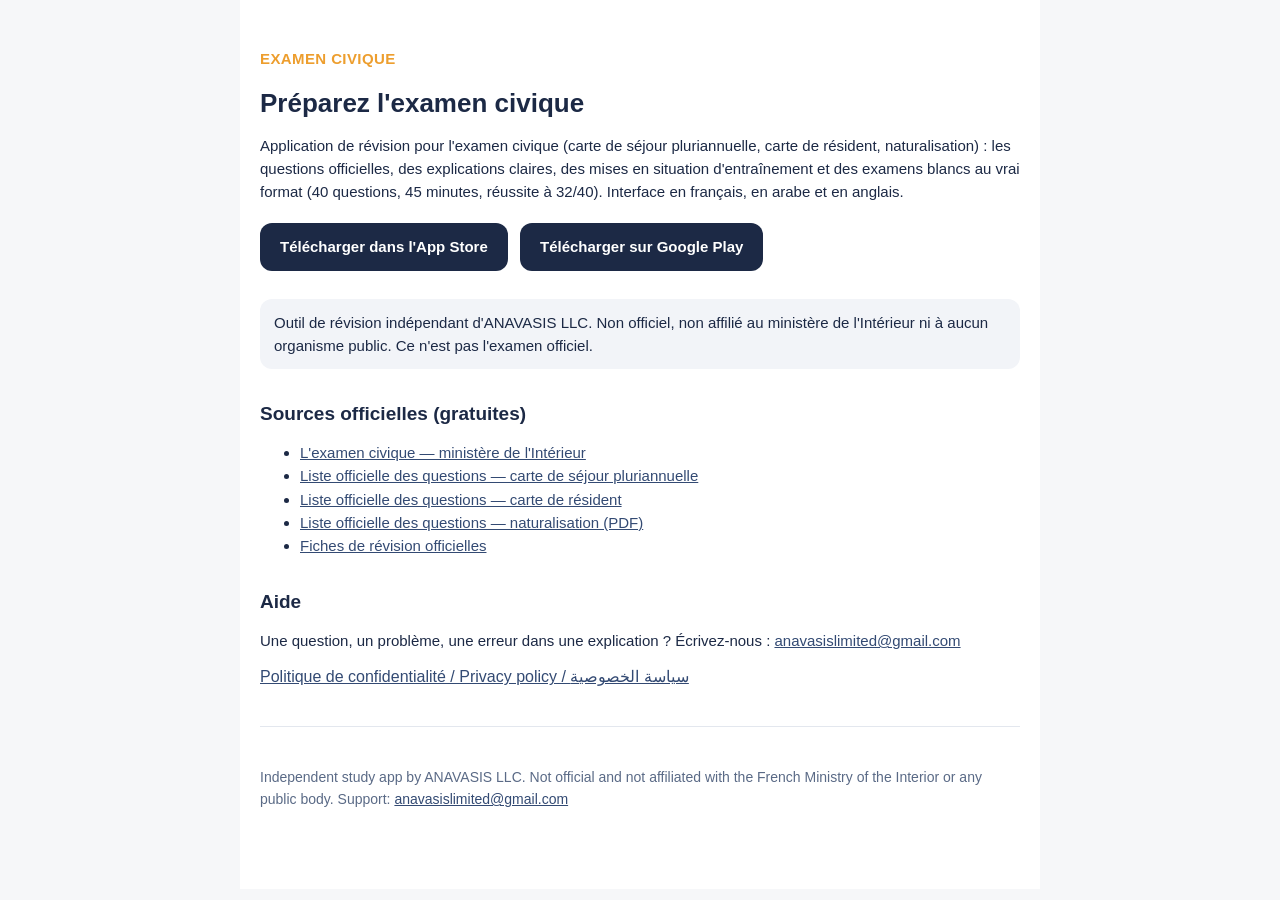
<file: index.html>
<!DOCTYPE html>
<html lang="fr">
<head>
<meta charset="utf-8">
<meta name="viewport" content="width=device-width, initial-scale=1">
<title>Examen civique — ANAVASIS LLC</title>
<link rel="stylesheet" href="style.css">
</head>
<body>
<main>
  <p class="brand">EXAMEN CIVIQUE</p>
  <h1>Préparez l'examen civique</h1>
  <p>Application de révision pour l'examen civique (carte de séjour pluriannuelle, carte de résident, naturalisation) : les questions officielles, des explications claires, des mises en situation d'entraînement et des examens blancs au vrai format (40 questions, 45 minutes, réussite à 32/40). Interface en français, en arabe et en anglais.</p>
  <p class="download"><a class="appstore" href="https://apps.apple.com/us/app/examen-civique-r%C3%A9vision/id6826996241">Télécharger dans l'App Store</a> <a class="googleplay" href="https://play.google.com/store/apps/details?id=com.anavasis.examencivique">Télécharger sur Google Play</a></p>
  <p class="note">Outil de révision indépendant d'ANAVASIS LLC. Non officiel, non affilié au ministère de l'Intérieur ni à aucun organisme public. Ce n'est pas l'examen officiel.</p>
  <h2>Sources officielles (gratuites)</h2>
  <ul>
    <li><a href="https://formation-civique.interieur.gouv.fr/examen-civique/">L'examen civique — ministère de l'Intérieur</a></li>
    <li><a href="https://formation-civique.interieur.gouv.fr/examen-civique/liste-officielle-des-questions-de-connaissance-csp/">Liste officielle des questions — carte de séjour pluriannuelle</a></li>
    <li><a href="https://formation-civique.interieur.gouv.fr/examen-civique/liste-officielle-des-questions-de-connaissance-cr/">Liste officielle des questions — carte de résident</a></li>
    <li><a href="https://www.immigration.interieur.gouv.fr/sites/dgef/files/medias/documents/2026-01/examen-civique-naturalisation-questions-de-connaissance-20251212.pdf">Liste officielle des questions — naturalisation (PDF)</a></li>
    <li><a href="https://formation-civique.interieur.gouv.fr/fiches-par-thematiques/">Fiches de révision officielles</a></li>
  </ul>
  <h2>Aide</h2>
  <p>Une question, un problème, une erreur dans une explication ? Écrivez-nous : <a href="mailto:anavasislimited@gmail.com">anavasislimited@gmail.com</a></p>
  <nav><a href="privacy.html">Politique de confidentialité / Privacy policy / سياسة الخصوصية</a></nav>
  <hr>
  <p class="muted">Independent study app by ANAVASIS LLC. Not official and not affiliated with the French Ministry of the Interior or any public body. Support: <a href="mailto:anavasislimited@gmail.com">anavasislimited@gmail.com</a></p>
</main>
</body>
</html>
</file>
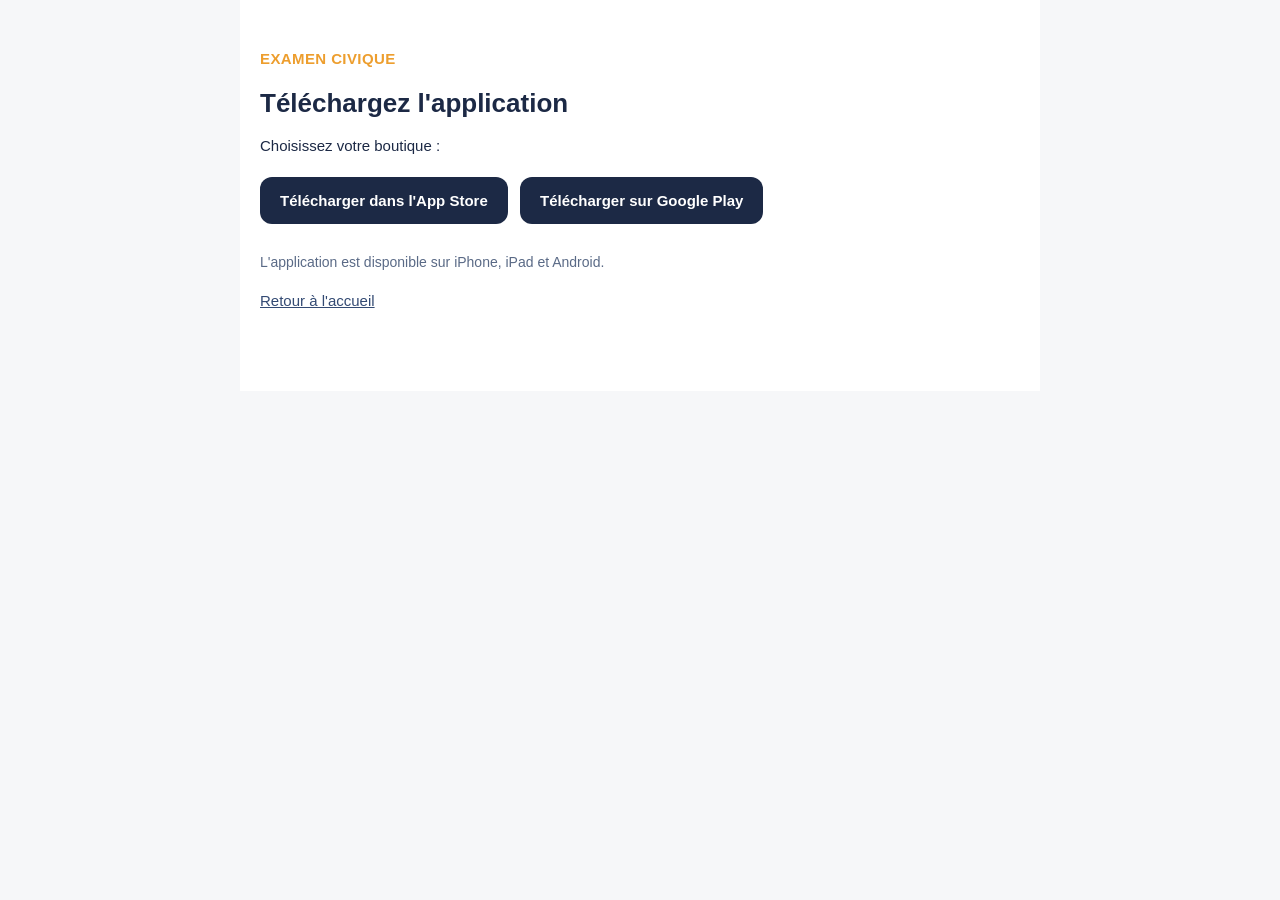
<file: app/index.html>
<!DOCTYPE html>
<html lang="fr">
<head>
<meta charset="utf-8">
<meta name="viewport" content="width=device-width, initial-scale=1">
<title>Examen civique — Télécharger</title>
<link rel="stylesheet" href="../style.css">
<script>
var ua = navigator.userAgent || "";
if (/Android/i.test(ua)) {
  window.location.replace("https://play.google.com/store/apps/details?id=com.anavasis.examencivique");
} else if (/iPhone|iPad|iPod/i.test(ua)) {
  window.location.replace("https://apps.apple.com/us/app/examen-civique-r%C3%A9vision/id6826996241");
}
</script>
</head>
<body>
<main>
  <p class="brand">EXAMEN CIVIQUE</p>
  <h1>Téléchargez l'application</h1>
  <p>Choisissez votre boutique :</p>
  <p class="download"><a class="appstore" href="https://apps.apple.com/us/app/examen-civique-r%C3%A9vision/id6826996241">Télécharger dans l'App Store</a> <a class="googleplay" href="https://play.google.com/store/apps/details?id=com.anavasis.examencivique">Télécharger sur Google Play</a></p>
  <p class="muted">L'application est disponible sur iPhone, iPad et Android.</p>
  <p><a href="../">Retour à l'accueil</a></p>
</main>
</body>
</html>
</file>
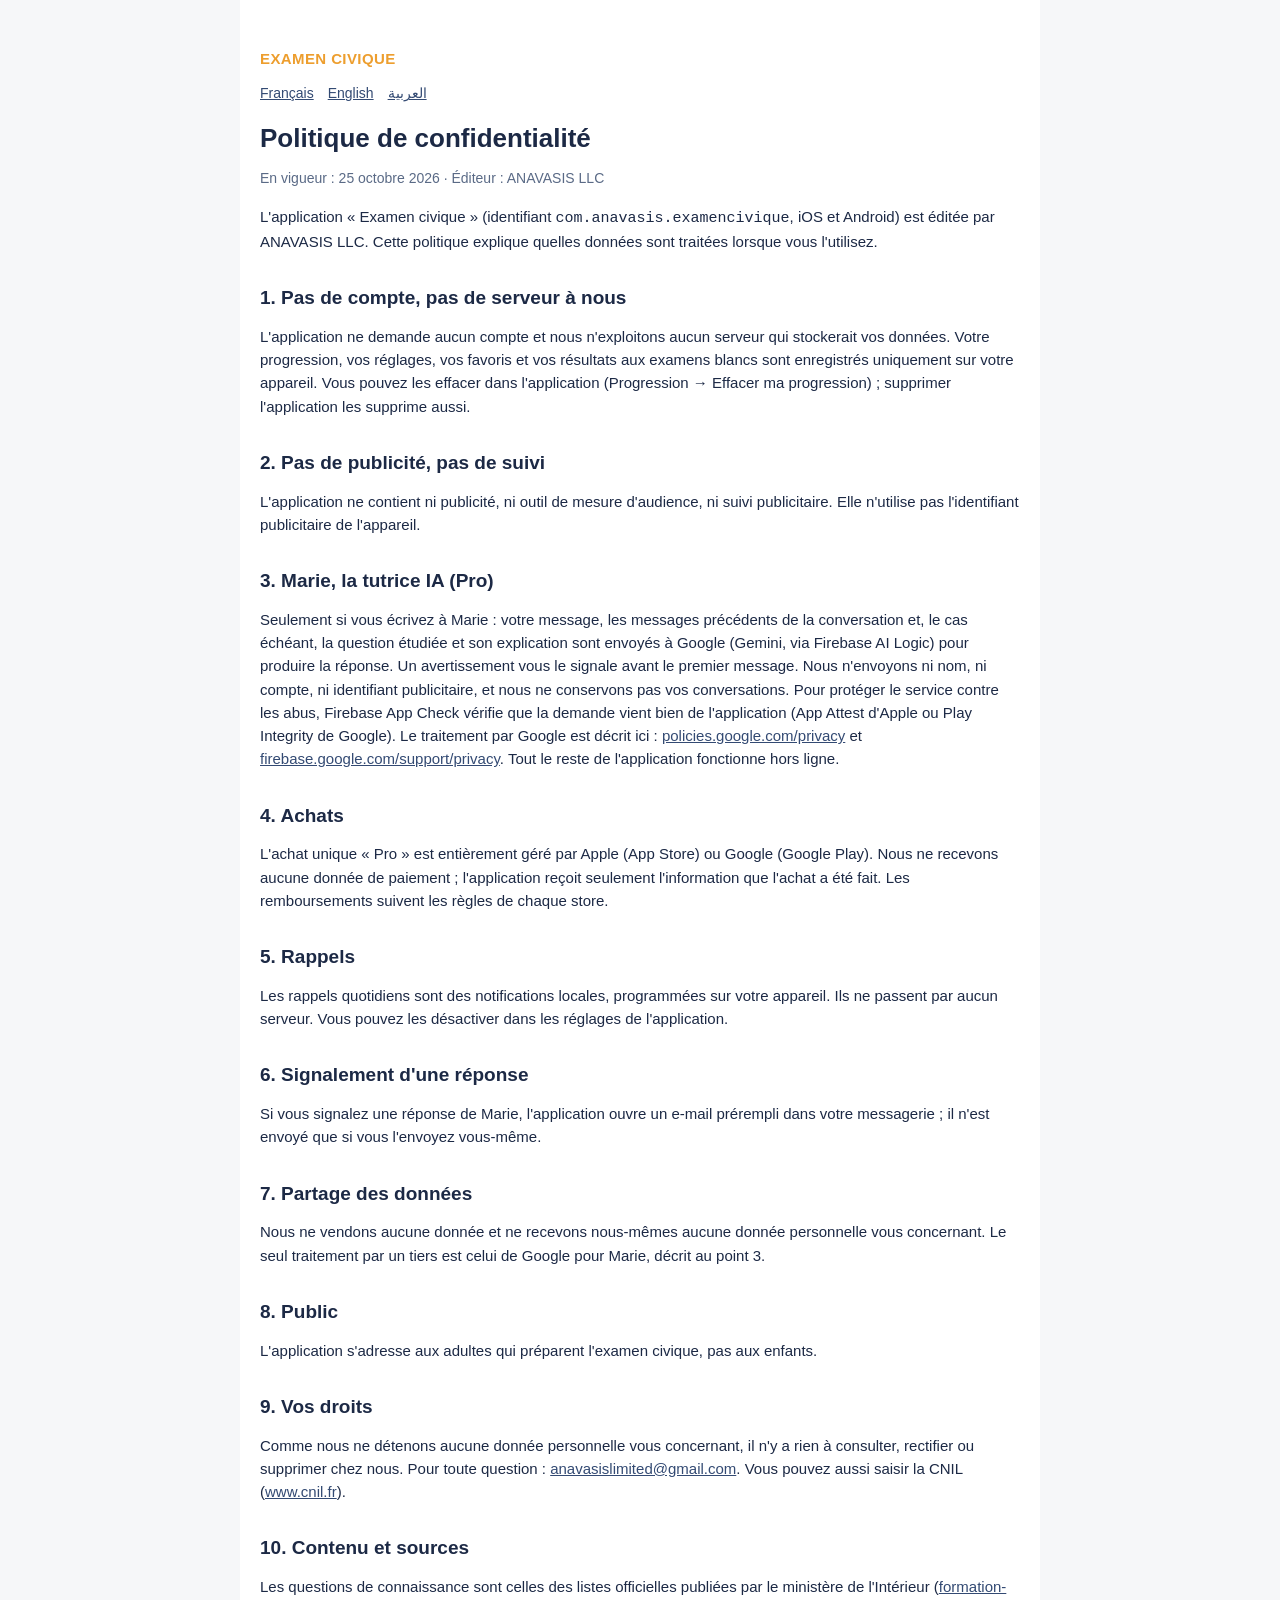
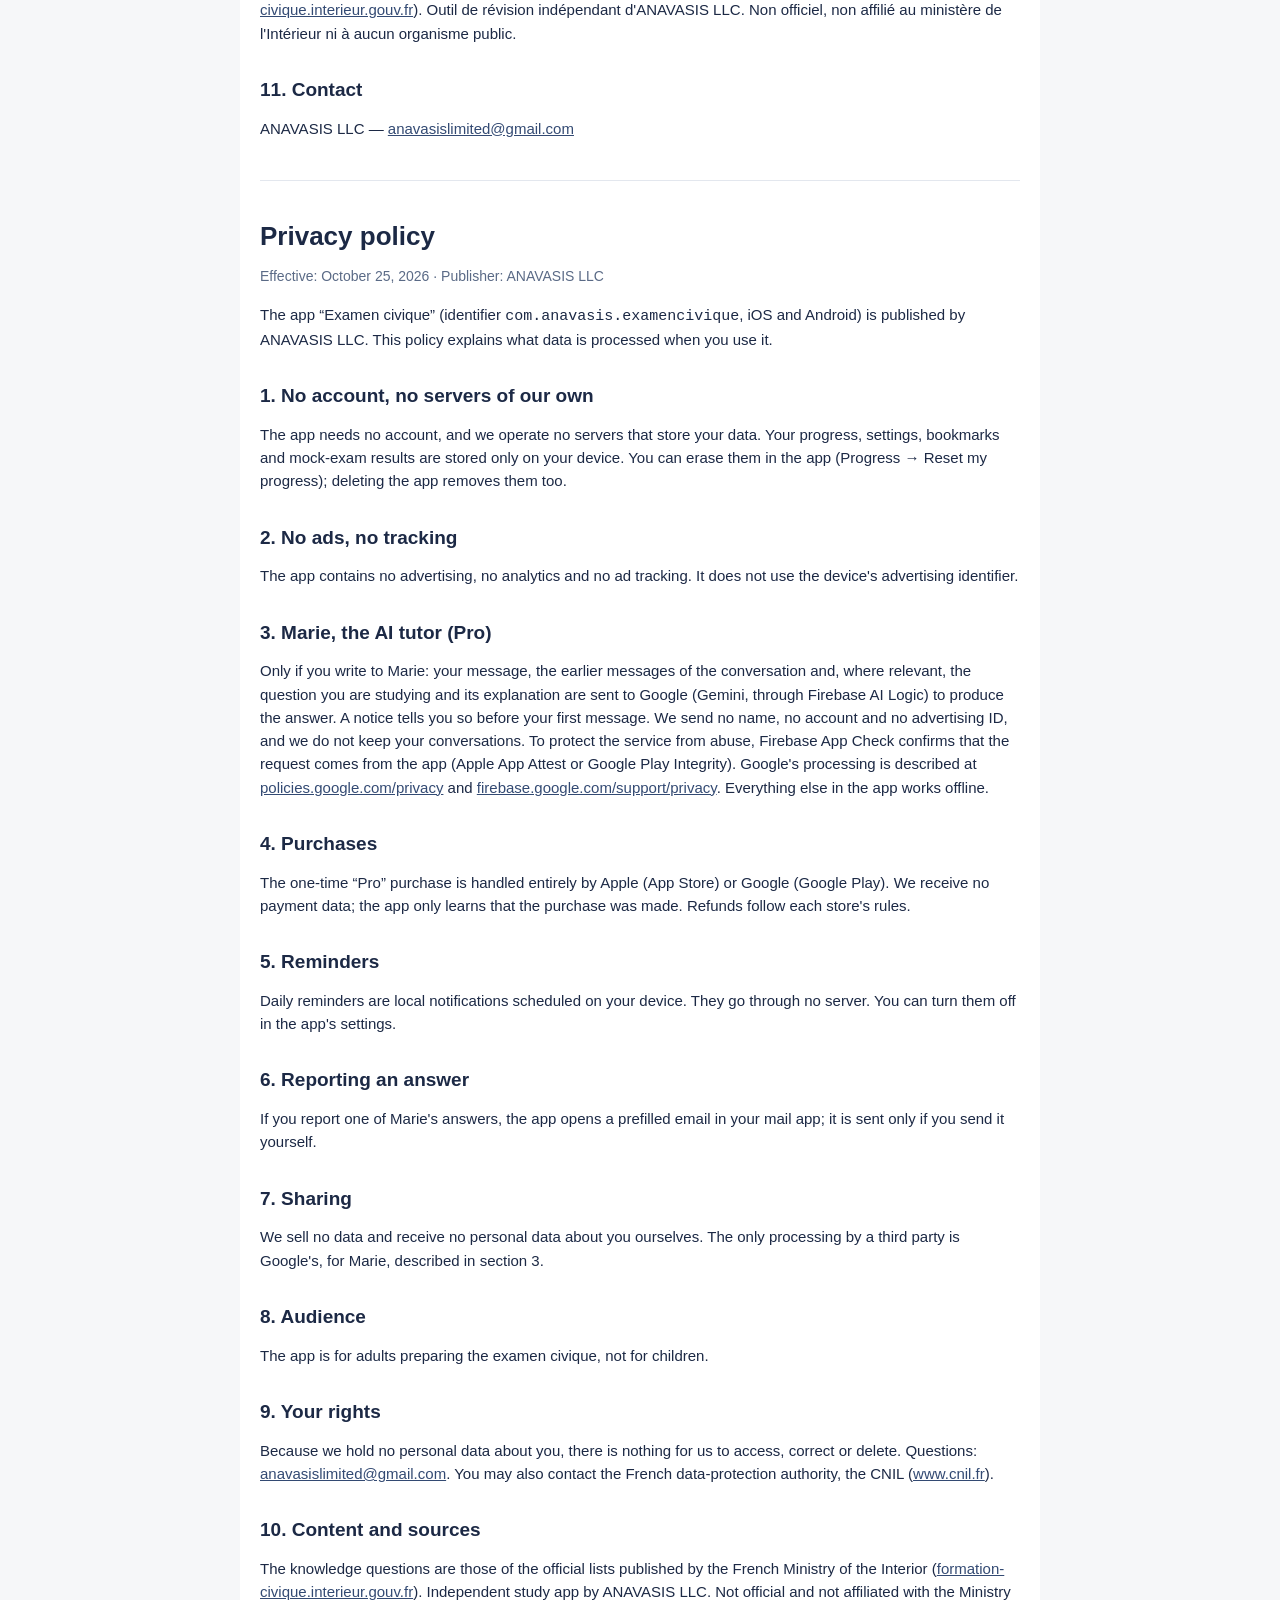
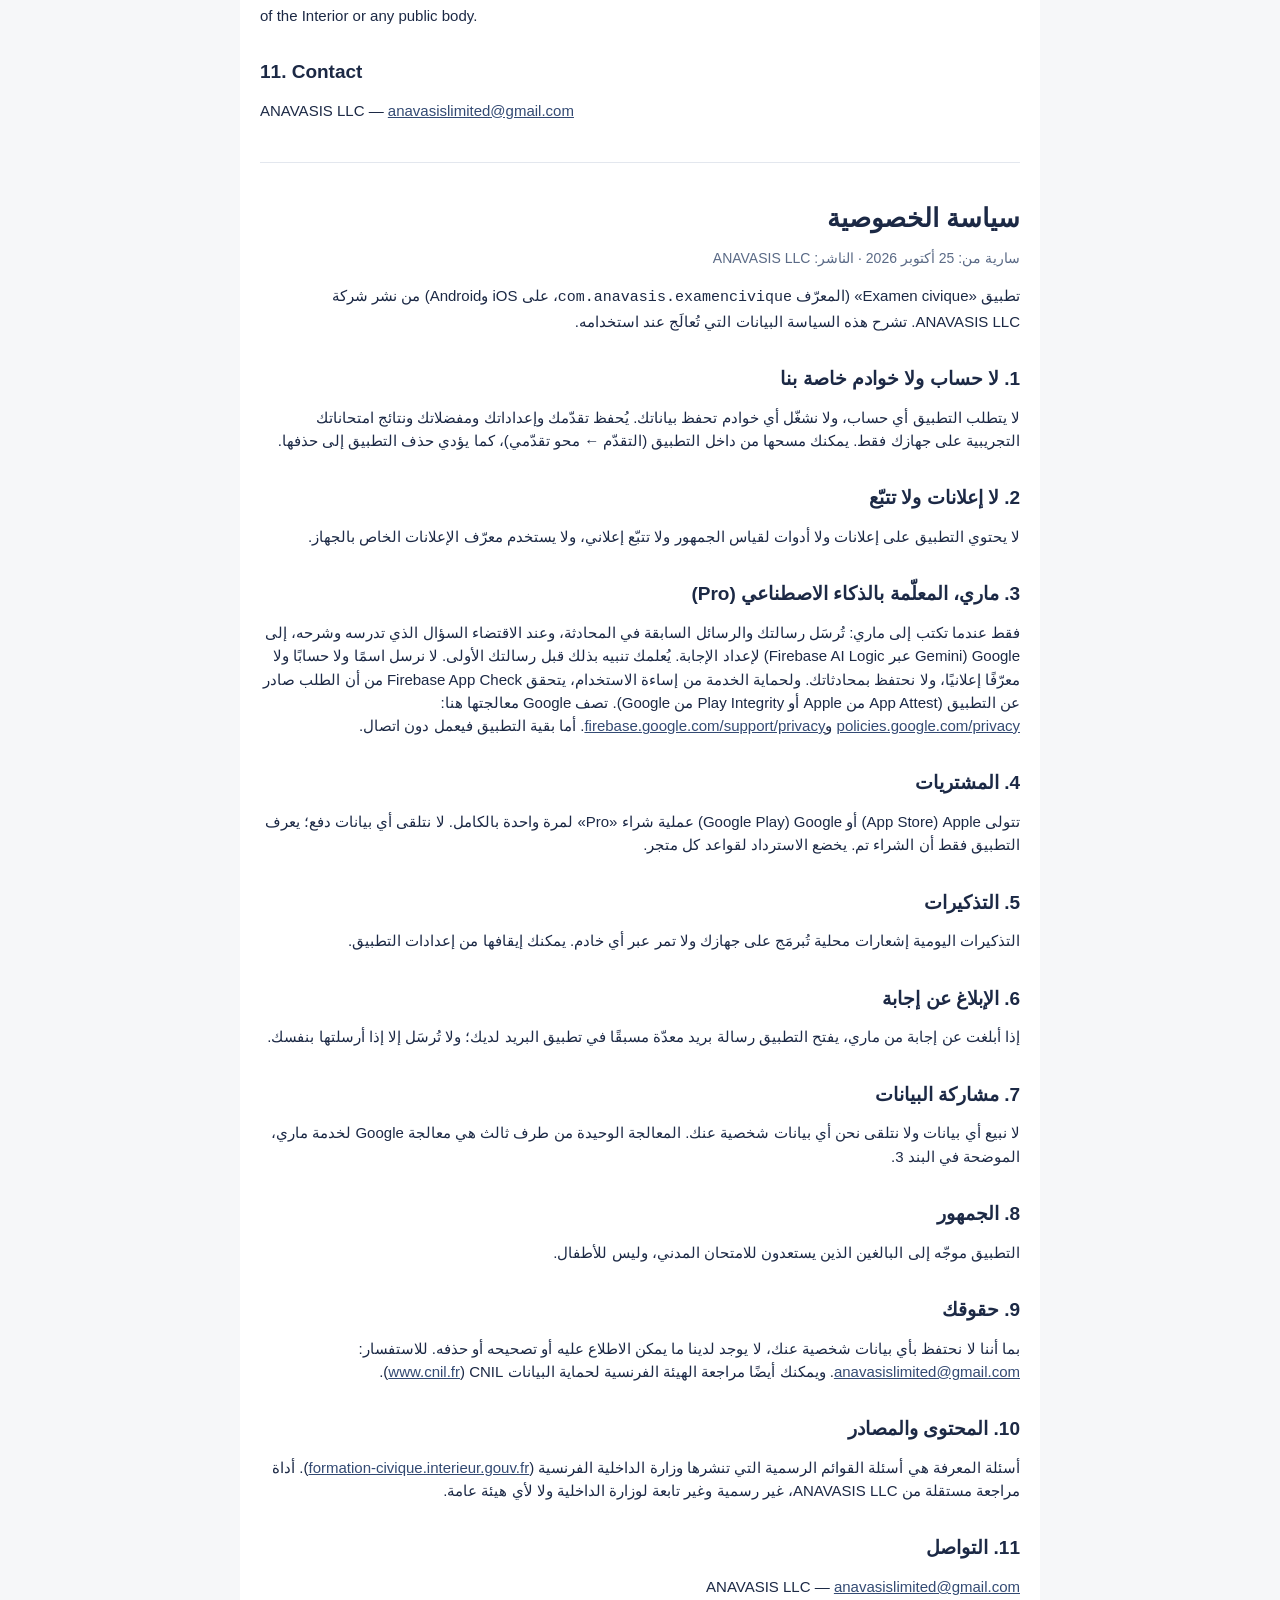
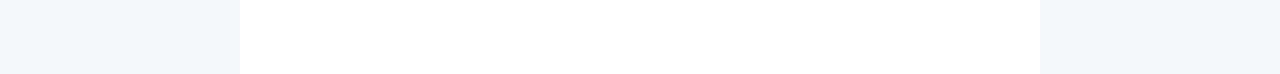
<file: privacy.html>
<!DOCTYPE html>
<html lang="fr">
<head>
<meta charset="utf-8">
<meta name="viewport" content="width=device-width, initial-scale=1">
<title>Politique de confidentialité / Privacy policy — Examen civique</title>
<link rel="stylesheet" href="style.css">
</head>
<body>
<main>
  <p class="brand">EXAMEN CIVIQUE</p>
  <nav class="muted"><a href="#fr">Français</a><a href="#en">English</a><a href="#ar">العربية</a></nav>

  <section id="fr">
  <h1>Politique de confidentialité</h1>
  <p class="muted">En vigueur : 25 octobre 2026 · Éditeur : ANAVASIS LLC</p>
  <p>L'application « Examen civique » (identifiant <code>com.anavasis.examencivique</code>, iOS et Android) est éditée par ANAVASIS LLC. Cette politique explique quelles données sont traitées lorsque vous l'utilisez.</p>

  <h2>1. Pas de compte, pas de serveur à nous</h2>
  <p>L'application ne demande aucun compte et nous n'exploitons aucun serveur qui stockerait vos données. Votre progression, vos réglages, vos favoris et vos résultats aux examens blancs sont enregistrés uniquement sur votre appareil. Vous pouvez les effacer dans l'application (Progression → Effacer ma progression) ; supprimer l'application les supprime aussi.</p>

  <h2>2. Pas de publicité, pas de suivi</h2>
  <p>L'application ne contient ni publicité, ni outil de mesure d'audience, ni suivi publicitaire. Elle n'utilise pas l'identifiant publicitaire de l'appareil.</p>

  <h2>3. Marie, la tutrice IA (Pro)</h2>
  <p>Seulement si vous écrivez à Marie : votre message, les messages précédents de la conversation et, le cas échéant, la question étudiée et son explication sont envoyés à Google (Gemini, via Firebase AI Logic) pour produire la réponse. Un avertissement vous le signale avant le premier message. Nous n'envoyons ni nom, ni compte, ni identifiant publicitaire, et nous ne conservons pas vos conversations. Pour protéger le service contre les abus, Firebase App Check vérifie que la demande vient bien de l'application (App Attest d'Apple ou Play Integrity de Google). Le traitement par Google est décrit ici : <a href="https://policies.google.com/privacy">policies.google.com/privacy</a> et <a href="https://firebase.google.com/support/privacy">firebase.google.com/support/privacy</a>. Tout le reste de l'application fonctionne hors ligne.</p>

  <h2>4. Achats</h2>
  <p>L'achat unique « Pro » est entièrement géré par Apple (App Store) ou Google (Google Play). Nous ne recevons aucune donnée de paiement ; l'application reçoit seulement l'information que l'achat a été fait. Les remboursements suivent les règles de chaque store.</p>

  <h2>5. Rappels</h2>
  <p>Les rappels quotidiens sont des notifications locales, programmées sur votre appareil. Ils ne passent par aucun serveur. Vous pouvez les désactiver dans les réglages de l'application.</p>

  <h2>6. Signalement d'une réponse</h2>
  <p>Si vous signalez une réponse de Marie, l'application ouvre un e-mail prérempli dans votre messagerie ; il n'est envoyé que si vous l'envoyez vous-même.</p>

  <h2>7. Partage des données</h2>
  <p>Nous ne vendons aucune donnée et ne recevons nous-mêmes aucune donnée personnelle vous concernant. Le seul traitement par un tiers est celui de Google pour Marie, décrit au point 3.</p>

  <h2>8. Public</h2>
  <p>L'application s'adresse aux adultes qui préparent l'examen civique, pas aux enfants.</p>

  <h2>9. Vos droits</h2>
  <p>Comme nous ne détenons aucune donnée personnelle vous concernant, il n'y a rien à consulter, rectifier ou supprimer chez nous. Pour toute question : <a href="mailto:anavasislimited@gmail.com">anavasislimited@gmail.com</a>. Vous pouvez aussi saisir la CNIL (<a href="https://www.cnil.fr">www.cnil.fr</a>).</p>

  <h2>10. Contenu et sources</h2>
  <p>Les questions de connaissance sont celles des listes officielles publiées par le ministère de l'Intérieur (<a href="https://formation-civique.interieur.gouv.fr/examen-civique/">formation-civique.interieur.gouv.fr</a>). Outil de révision indépendant d'ANAVASIS LLC. Non officiel, non affilié au ministère de l'Intérieur ni à aucun organisme public.</p>

  <h2>11. Contact</h2>
  <p>ANAVASIS LLC — <a href="mailto:anavasislimited@gmail.com">anavasislimited@gmail.com</a></p>
  </section>

  <hr>

  <section id="en" lang="en">
  <h1>Privacy policy</h1>
  <p class="muted">Effective: October 25, 2026 · Publisher: ANAVASIS LLC</p>
  <p>The app “Examen civique” (identifier <code>com.anavasis.examencivique</code>, iOS and Android) is published by ANAVASIS LLC. This policy explains what data is processed when you use it.</p>

  <h2>1. No account, no servers of our own</h2>
  <p>The app needs no account, and we operate no servers that store your data. Your progress, settings, bookmarks and mock-exam results are stored only on your device. You can erase them in the app (Progress → Reset my progress); deleting the app removes them too.</p>

  <h2>2. No ads, no tracking</h2>
  <p>The app contains no advertising, no analytics and no ad tracking. It does not use the device's advertising identifier.</p>

  <h2>3. Marie, the AI tutor (Pro)</h2>
  <p>Only if you write to Marie: your message, the earlier messages of the conversation and, where relevant, the question you are studying and its explanation are sent to Google (Gemini, through Firebase AI Logic) to produce the answer. A notice tells you so before your first message. We send no name, no account and no advertising ID, and we do not keep your conversations. To protect the service from abuse, Firebase App Check confirms that the request comes from the app (Apple App Attest or Google Play Integrity). Google's processing is described at <a href="https://policies.google.com/privacy">policies.google.com/privacy</a> and <a href="https://firebase.google.com/support/privacy">firebase.google.com/support/privacy</a>. Everything else in the app works offline.</p>

  <h2>4. Purchases</h2>
  <p>The one-time “Pro” purchase is handled entirely by Apple (App Store) or Google (Google Play). We receive no payment data; the app only learns that the purchase was made. Refunds follow each store's rules.</p>

  <h2>5. Reminders</h2>
  <p>Daily reminders are local notifications scheduled on your device. They go through no server. You can turn them off in the app's settings.</p>

  <h2>6. Reporting an answer</h2>
  <p>If you report one of Marie's answers, the app opens a prefilled email in your mail app; it is sent only if you send it yourself.</p>

  <h2>7. Sharing</h2>
  <p>We sell no data and receive no personal data about you ourselves. The only processing by a third party is Google's, for Marie, described in section 3.</p>

  <h2>8. Audience</h2>
  <p>The app is for adults preparing the examen civique, not for children.</p>

  <h2>9. Your rights</h2>
  <p>Because we hold no personal data about you, there is nothing for us to access, correct or delete. Questions: <a href="mailto:anavasislimited@gmail.com">anavasislimited@gmail.com</a>. You may also contact the French data-protection authority, the CNIL (<a href="https://www.cnil.fr">www.cnil.fr</a>).</p>

  <h2>10. Content and sources</h2>
  <p>The knowledge questions are those of the official lists published by the French Ministry of the Interior (<a href="https://formation-civique.interieur.gouv.fr/examen-civique/">formation-civique.interieur.gouv.fr</a>). Independent study app by ANAVASIS LLC. Not official and not affiliated with the Ministry of the Interior or any public body.</p>

  <h2>11. Contact</h2>
  <p>ANAVASIS LLC — <a href="mailto:anavasislimited@gmail.com">anavasislimited@gmail.com</a></p>
  </section>

  <hr>

  <section id="ar" lang="ar" dir="rtl">
  <h1>سياسة الخصوصية</h1>
  <p class="muted">سارية من: 25 أكتوبر 2026 · الناشر: ANAVASIS LLC</p>
  <p>تطبيق «Examen civique» (المعرّف <code>com.anavasis.examencivique</code>، على iOS وAndroid) من نشر شركة ANAVASIS LLC. تشرح هذه السياسة البيانات التي تُعالَج عند استخدامه.</p>

  <h2>1. لا حساب ولا خوادم خاصة بنا</h2>
  <p>لا يتطلب التطبيق أي حساب، ولا نشغّل أي خوادم تحفظ بياناتك. يُحفظ تقدّمك وإعداداتك ومفضلاتك ونتائج امتحاناتك التجريبية على جهازك فقط. يمكنك مسحها من داخل التطبيق (التقدّم ← محو تقدّمي)، كما يؤدي حذف التطبيق إلى حذفها.</p>

  <h2>2. لا إعلانات ولا تتبّع</h2>
  <p>لا يحتوي التطبيق على إعلانات ولا أدوات لقياس الجمهور ولا تتبّع إعلاني، ولا يستخدم معرّف الإعلانات الخاص بالجهاز.</p>

  <h2>3. ماري، المعلّمة بالذكاء الاصطناعي (Pro)</h2>
  <p>فقط عندما تكتب إلى ماري: تُرسَل رسالتك والرسائل السابقة في المحادثة، وعند الاقتضاء السؤال الذي تدرسه وشرحه، إلى Google ‏(Gemini عبر Firebase AI Logic) لإعداد الإجابة. يُعلمك تنبيه بذلك قبل رسالتك الأولى. لا نرسل اسمًا ولا حسابًا ولا معرّفًا إعلانيًا، ولا نحتفظ بمحادثاتك. ولحماية الخدمة من إساءة الاستخدام، يتحقق Firebase App Check من أن الطلب صادر عن التطبيق (App Attest من Apple أو Play Integrity من Google). تصف Google معالجتها هنا: <a href="https://policies.google.com/privacy">policies.google.com/privacy</a> و<a href="https://firebase.google.com/support/privacy">firebase.google.com/support/privacy</a>. أما بقية التطبيق فيعمل دون اتصال.</p>

  <h2>4. المشتريات</h2>
  <p>تتولى Apple ‏(App Store) أو Google ‏(Google Play) عملية شراء «Pro» لمرة واحدة بالكامل. لا نتلقى أي بيانات دفع؛ يعرف التطبيق فقط أن الشراء تم. يخضع الاسترداد لقواعد كل متجر.</p>

  <h2>5. التذكيرات</h2>
  <p>التذكيرات اليومية إشعارات محلية تُبرمَج على جهازك ولا تمر عبر أي خادم. يمكنك إيقافها من إعدادات التطبيق.</p>

  <h2>6. الإبلاغ عن إجابة</h2>
  <p>إذا أبلغت عن إجابة من ماري، يفتح التطبيق رسالة بريد معدّة مسبقًا في تطبيق البريد لديك؛ ولا تُرسَل إلا إذا أرسلتها بنفسك.</p>

  <h2>7. مشاركة البيانات</h2>
  <p>لا نبيع أي بيانات ولا نتلقى نحن أي بيانات شخصية عنك. المعالجة الوحيدة من طرف ثالث هي معالجة Google لخدمة ماري، الموضحة في البند 3.</p>

  <h2>8. الجمهور</h2>
  <p>التطبيق موجّه إلى البالغين الذين يستعدون للامتحان المدني، وليس للأطفال.</p>

  <h2>9. حقوقك</h2>
  <p>بما أننا لا نحتفظ بأي بيانات شخصية عنك، لا يوجد لدينا ما يمكن الاطلاع عليه أو تصحيحه أو حذفه. للاستفسار: <a href="mailto:anavasislimited@gmail.com">anavasislimited@gmail.com</a>. ويمكنك أيضًا مراجعة الهيئة الفرنسية لحماية البيانات CNIL ‏(<a href="https://www.cnil.fr">www.cnil.fr</a>).</p>

  <h2>10. المحتوى والمصادر</h2>
  <p>أسئلة المعرفة هي أسئلة القوائم الرسمية التي تنشرها وزارة الداخلية الفرنسية (<a href="https://formation-civique.interieur.gouv.fr/examen-civique/">formation-civique.interieur.gouv.fr</a>). أداة مراجعة مستقلة من ANAVASIS LLC، غير رسمية وغير تابعة لوزارة الداخلية ولا لأي هيئة عامة.</p>

  <h2>11. التواصل</h2>
  <p>ANAVASIS LLC — <a href="mailto:anavasislimited@gmail.com">anavasislimited@gmail.com</a></p>
  </section>
</main>
</body>
</html>
</file>
<file: style.css>
body { font-family: -apple-system, "Segoe UI", Roboto, Helvetica, Arial, sans-serif; margin: 0; background: #f6f7f9; color: #1c2945; }
main { max-width: 760px; margin: 0 auto; padding: 32px 20px 64px; background: #fff; }
h1 { font-size: 26px; margin-bottom: 4px; }
h2 { font-size: 19px; margin-top: 34px; }
p, li { line-height: 1.55; font-size: 15px; }
.muted { color: #5a6a86; font-size: 14px; }
.brand { color: #ed9e2e; font-weight: 700; letter-spacing: .4px; }
.note { background: #f2f4f8; border-radius: 12px; padding: 12px 14px; }
.download { margin: 20px 0; }
.appstore, .googleplay { display: inline-block; background: #1c2945; color: #fff; padding: 12px 20px; border-radius: 12px; text-decoration: none; font-weight: 600; margin: 0 8px 8px 0; }
nav a { margin-right: 14px; }
hr { border: none; border-top: 1px solid #e3e7ee; margin: 40px 0; }
a { color: #334a73; }
[dir="rtl"] { text-align: right; }
</file>
